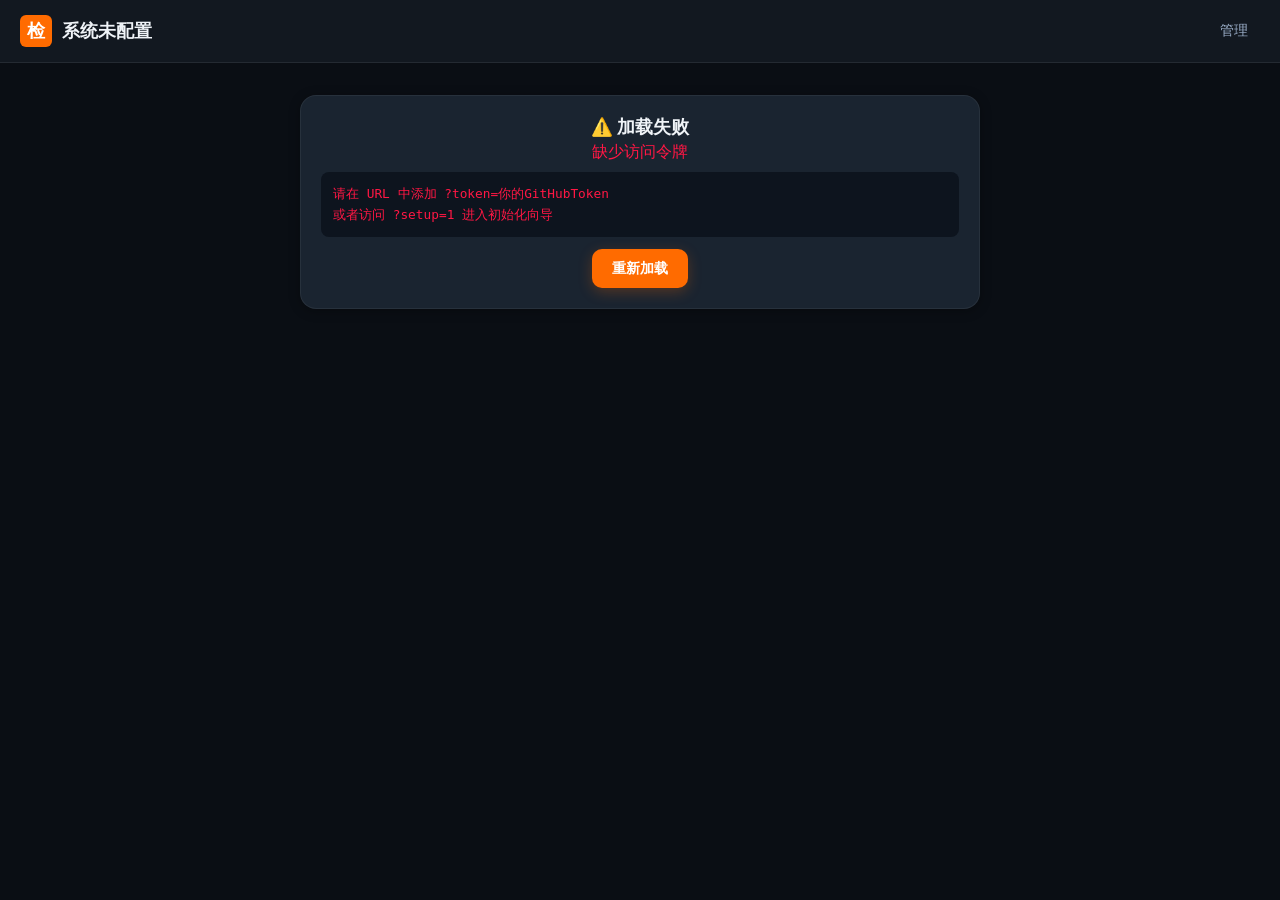
<file: index.html>
<!DOCTYPE html>
<html lang="zh-CN">
<head>
<meta charset="UTF-8">
<meta http-equiv="Content-Type" content="text/html; charset=UTF-8">
<meta name="viewport" content="width=device-width, initial-scale=1.0, maximum-scale=1.0, user-scalable=no">
<meta name="theme-color" content="#0a0e14">
<title>施工现场安全质量巡检</title>
<link rel="stylesheet" href="assets/css/style.css">
<style>
  .form-progress { display: flex; gap: 4px; margin-bottom: 20px; }
  .form-progress .dot { flex:1; height:3px; border-radius:2px; background:var(--border-primary); }
  .form-progress .dot.active { background:var(--accent); }
  .success-screen { text-align:center; padding:40px 20px; }
  .success-screen .icon { font-size:4rem; margin-bottom:16px; }
  .success-screen h2 { margin-bottom:8px; }
  .success-screen p { color:var(--text-secondary); font-size:0.9rem; margin-bottom:20px; }
  .hidden-works-container { margin-bottom:12px; }
  .conclusion-select { min-width:120px; }
  .submit-area { margin-top:24px; padding-top:16px; border-top:1px solid var(--border-primary); }
  .submit-area .hint { font-size:0.78rem; color:var(--text-muted); text-align:center; margin-top:8px; }
  .photo-count { font-size:0.78rem; color:var(--text-muted); }
  .error-display { color:var(--danger); padding:20px; text-align:center; }
  .error-display pre { background:var(--bg-input); padding:12px; border-radius:8px; font-size:0.8rem; text-align:left; overflow-x:auto; margin-top:8px; }
  .hw-photos-grid { display:grid; grid-template-columns:repeat(3,1fr); gap:4px; margin-bottom:8px; }
  .hw-photos-grid .photo-item { aspect-ratio:1; border-radius:6px; overflow:hidden; background:var(--bg-input); border:1px solid var(--border-primary); }
  .hw-photos-grid .photo-item img { width:100%; height:100%; object-fit:cover; }
</style>
</head>
<body>

<header class="app-header">
  <div class="logo">
    <div class="logo-icon">检</div>
    <span id="header-title">施工现场巡检</span>
  </div>
  <nav class="nav-links"><a href="admin.html">管理</a></nav>
</header>

<main class="app-main" id="app-content">
  <div class="loading"><div class="spinner"></div><span>加载中...</span></div>
</main>

<script src="assets/js/app.js"></script>
<script>
/* ============================================================
   DATA & RENDERER
   ============================================================ */
const ITEMS = {
  safety: ['临时用电','临边防护','灭火器','水枪水带','登高作业','动火作业','卫生情况'],
  process: ['轻钢龙骨','石膏板封板','防水施工','地砖施工','墙砖施工','一遍腻子','二遍腻子','腻子打磨','涂料施工','自流平','地板施工','户内门施工','墙布施工','橱柜施工','淋浴屏施工','台面施工','五金洁具施工'],
  tile: ['实测人','实测时间','墙地砖空鼓','高低差','垂直度','平整度','阴阳角'],
  putty: ['实测人','实测时间','顶棚极差','阴阳角','垂直度','平整度','三边两线','阴阳角直线度'],
  hw: [
    { name:'轻钢龙骨隐蔽验收', id:'hw1' },
    { name:'厨卫间防水切片验收', id:'hw2' },
    { name:'厨卫间蓄水验收', id:'hw3' },
    { name:'墙布基层验收', id:'hw4' }
  ]
};

function esc(s) { if(!s)return ''; var d=document.createElement('div'); d.textContent=s; return d.innerHTML; }

function renderForm() {
  function multiRow(items) {
    return items.map(function(it) {
      var ph = (it==='实测时间')?'如：2026-05-10':(it==='实测人')?'填写姓名':'如：100%';
      return '<div class="multi-row-item"><label class="item-label">'+esc(it)+'</label><input type="text" class="form-input" data-key="'+esc(it)+'" placeholder="'+ph+'"></div>';
    }).join('');
  }
  function hiddenWorks() {
    return '<div class="sub-group-grid">'+
      ITEMS.hw.map(function(hw){
        return '<div class="inspection-group" data-hw="'+hw.id+'"><h4>'+esc(hw.name)+'</h4>'+
          '<div class="form-group"><label class="form-label">验收人</label><input type="text" class="form-input" data-hw-field="inspector" placeholder="验收人姓名"></div>'+
          '<div class="form-group"><label class="form-label">验收结论</label><select class="form-select conclusion-select" data-hw-field="conclusion"><option value="">请选择</option><option value="合格">合格</option><option value="不合格">不合格</option><option value="待整改">待整改</option></select></div>'+
          '<div class="form-group"><label class="form-label">验收照片</label><div class="photo-upload"><div class="hw-photos-grid" id="hw-grid-'+hw.id+'"></div>'+
          '<button type="button" class="btn btn-secondary btn-sm btn-block hw-photo-btn" data-hw-id="'+hw.id+'">📸 拍照</button>'+
          '<input type="file" accept="image/*" capture="environment" style="display:none" class="hw-photos-input" data-hw-input="'+hw.id+'"></div></div></div>';
      }).join('')+'</div>';
  }
  return '<form id="inspection-form" novalidate>'+
    '<div class="form-progress" id="form-progress"></div>'+

    '<div class="card" data-group="1"><div class="card-header"><div class="card-title">📋 基本信息</div></div>'+
    '<div class="form-group"><label class="form-label">楼号 <span class="required">*</span></label><input type="text" class="form-input" id="field-building" placeholder="如：16" required></div>'+
    '<div class="form-group"><label class="form-label">房号 <span class="required">*</span></label><input type="text" class="form-input" id="field-unit" placeholder="如：301" required></div>'+
    '<div class="form-group"><label class="form-label">巡查时间 <span class="required">*</span></label><input type="datetime-local" class="form-input" id="field-inspection-time" required></div></div>'+

    '<div class="card" data-group="2"><div class="card-header"><div class="card-title">🛡️ 现场安全文明巡查</div></div><p style="color:var(--text-muted);font-size:0.82rem;margin-bottom:12px;">有问题写问题，无问题写"无"</p><div class="multi-row" id="safety-container">'+multiRow(ITEMS.safety)+'</div></div>'+

    '<div class="card" data-group="3"><div class="card-header"><div class="card-title">🔧 工序完成情况</div></div><p style="color:var(--text-muted);font-size:0.82rem;margin-bottom:12px;">按百分比填写完成情况</p><div class="multi-row" id="process-container">'+multiRow(ITEMS.process)+'</div></div>'+

    '<div class="card" data-group="4"><div class="card-header"><div class="card-title">🔍 隐蔽验收</div></div><div class="hidden-works-container" id="hidden-works-container">'+hiddenWorks()+'</div></div>'+

    '<div class="card" data-group="5"><div class="card-header"><div class="card-title">📸 现场巡检照片</div></div><p style="color:var(--text-muted);font-size:0.82rem;margin-bottom:8px;">验收情况拍照上传</p><div class="photo-upload"><div class="photo-grid" id="site-photos-grid"></div>'+
    '<button type="button" class="btn btn-secondary btn-sm btn-block" id="site-photos-add">📸 添加照片</button>'+
    '<input type="file" accept="image/*" capture="environment" style="display:none" id="site-photos-input" multiple><div class="photo-count" id="site-photos-count" style="margin-top:6px;"></div></div></div>'+

    '<div class="card" data-group="6"><div class="card-header"><div class="card-title">📏 墙地砖空鼓实测</div></div><p style="color:var(--text-muted);font-size:0.82rem;margin-bottom:12px;">按合格率填写</p><div class="multi-row" id="tile-container">'+multiRow(ITEMS.tile)+'</div></div>'+

    '<div class="card" data-group="7"><div class="card-header"><div class="card-title">📐 腻子面实测合格率</div></div><p style="color:var(--text-muted);font-size:0.82rem;margin-bottom:12px;">按合格率填写</p><div class="multi-row" id="putty-container">'+multiRow(ITEMS.putty)+'</div></div>'+

    '<div class="card" data-group="8"><div class="card-header"><div class="card-title">💧 卫生间完成面蓄水验收</div></div>'+
    '<div class="form-group"><label class="form-label">验收人</label><input type="text" class="form-input" id="bathroom-inspector" placeholder="验收人姓名"></div>'+
    '<div class="form-group"><label class="form-label">验收结论</label><select class="form-select" id="bathroom-conclusion"><option value="">请选择</option><option value="合格">合格</option><option value="不合格">不合格</option><option value="待整改">待整改</option></select></div>'+
    '<div class="form-group"><label class="form-label">验收照片</label><div class="photo-upload"><div class="photo-grid" id="bathroom-photos-grid"></div>'+
    '<button type="button" class="btn btn-secondary btn-sm btn-block" id="bathroom-photos-add">📸 拍照</button>'+
    '<input type="file" accept="image/*" capture="environment" style="display:none" id="bathroom-photos-input"></div></div></div>'+

    '<div class="card submit-area"><button type="submit" class="btn btn-primary btn-lg btn-block" id="submit-btn">✅ 提交巡检记录</button><div class="hint">提交后数据将自动保存至云端，不可撤回</div></div>'+
  '</form>';
}

/* ============================================================
   BOOT - simplified
   ============================================================ */
(function() {
  var mainEl = document.getElementById('app-content');
  var headerEl = document.getElementById('header-title');

  function showError(msg, detail) {
    mainEl.innerHTML = '<div class="card error-display"><h3>⚠️ 加载失败</h3><p>'+esc(msg)+'</p>'+(detail?'<pre>'+esc(detail)+'</pre>':'')+'<button class="btn btn-primary" onclick="location.reload()" style="margin-top:12px;">重新加载</button></div>';
  }

  // Read token from URL
  var params = new URLSearchParams(window.location.search);
  var urlToken = params.get('token');

  // Start initialization
  (async function() {
    try {
      // Step 1: Initialize App to get config from repo
      var app = new App();
      var config = await app.init();

      // Step 2: If no token in config, set from URL params
      if (!config || !config.token || config.token === 'YOUR_GITHUB_TOKEN_HERE') {
        if (urlToken) {
          config = config || {};
          config.token = urlToken;
          if (!config.repo) config.repo = 'hymanluo1978/inspection-system';
          // Re-init storage with real token
          app.config = config;
          app.storage = new GithubStorage(config.token, config.repo, 'main');
          app.configMgr = new ConfigManager(app.storage);
          app.dataMgr = new DataManager(app.storage);
          app.imageUploader = new ImageUploader(app.storage);
        } else if (params.get('setup') === '1') {
          // Launch setup wizard
          if (headerEl) headerEl.textContent = '系统初始化';
          var setup = new SetupHandler(app);
          await setup.run();
          return;
        } else {
          showError('缺少访问令牌', '请在 URL 中添加 ?token=你的GitHubToken\n或者访问 ?setup=1 进入初始化向导');
          if(headerEl) headerEl.textContent = '系统未配置';
          return;
        }
      }

      // Step 3: Check redirect
      if (config.redirectEnabled && config.redirectUrl) {
        window.location.href = config.redirectUrl;
        return;
      }

      // Step 4: Check form enabled
      if (config.formEnabled === false) {
        mainEl.innerHTML = '<div class="card" style="text-align:center;padding:40px;"><div style="font-size:3rem;margin-bottom:12px;">📋</div><h2>表单已暂停</h2><p style="color:var(--text-secondary);margin-top:8px;">管理员已暂停此表单，请稍后再试。</p></div>';
        return;
      }

      // Step 4.5: Quick connectivity check
      try {
        var userUrl = 'https://api.github.com/user';
        await fetch(userUrl, {
          headers: { 'Authorization': 'Bearer ' + config.token, 'Accept': 'application/vnd.github.v3+json' }
        });
      } catch(_connErr) {
        showError('无法连接 GitHub API', '请检查网络连接或 Token 是否有效。\n如果在中国大陆，可能需要配置代理或使用镜像。');
        return;
      }

      // Step 5: Render form
      if (headerEl) headerEl.textContent = config.siteName || '施工现场巡检';
      mainEl.innerHTML = renderForm();

      // Set default time
      var now = new Date();
      var localISO = new Date(now.getTime() - now.getTimezoneOffset() * 60000).toISOString().slice(0, 16);
      var timeField = document.getElementById('field-inspection-time');
      if (timeField) timeField.value = localISO;

      // Step 6: Wire up photo buttons
      var photoState = {
        sitePhotos: [],
        bathroomPhotos: [],
        hiddenPhotos: { hw1:[], hw2:[], hw3:[], hw4:[] },
        submitting: false
      };

      function wirePhotoAdd(btnId, inputId) {
        var btn = document.getElementById(btnId);
        var input = document.getElementById(inputId);
        if (!btn || !input) return;
        btn.addEventListener('click', function() { input.click(); });
      }
      wirePhotoAdd('site-photos-add', 'site-photos-input');
      wirePhotoAdd('bathroom-photos-add', 'bathroom-photos-input');

      // Hidden works photo
      document.querySelectorAll('.hw-photo-btn').forEach(function(btn) {
        btn.addEventListener('click', function() {
          var hwId = btn.getAttribute('data-hw-id');
          var inp = document.querySelector('.hw-photos-input[data-hw-input="'+hwId+'"]');
          if (inp) inp.click();
        });
      });

      function setupPhotoInput(inputId, gridId, countId, stateArr) {
        var input = typeof inputId === 'string' ? document.getElementById(inputId) : inputId;
        var grid = document.getElementById(gridId);
        if (!input) return;
        input.addEventListener('change', function() {
          var files = Array.from(input.files);
          if (!files.length) return;
          files.forEach(function(f) { stateArr.push(f); });
          if (grid) {
            files.forEach(function(f) {
              var r = new FileReader();
              r.onload = function(e) {
                var item = document.createElement('div');
                item.className = 'photo-item';
                item.innerHTML = '<img src="'+e.target.result+'" alt="照片">';
                grid.appendChild(item);
              };
              r.readAsDataURL(f);
            });
          }
          if (countId) {
            document.getElementById(countId).textContent = '已选择 '+grid.querySelectorAll('.photo-item').length+' 张照片';
          }
          input.value = '';
        });
      }
      setupPhotoInput('site-photos-input', 'site-photos-grid', 'site-photos-count', photoState.sitePhotos);
      setupPhotoInput('bathroom-photos-input', 'bathroom-photos-grid', null, photoState.bathroomPhotos);
      document.querySelectorAll('.hw-photos-input').forEach(function(inp) {
        var hwId = inp.getAttribute('data-hw-input');
        setupPhotoInput(inp, 'hw-grid-'+hwId, null, photoState.hiddenPhotos[hwId]);
      });

      // Step 7: Form submit
      document.getElementById('inspection-form').addEventListener('submit', async function(e) {
        e.preventDefault();
        if (photoState.submitting) return;
        photoState.submitting = true;
        var btn = document.getElementById('submit-btn');
        btn.disabled = true;
        btn.innerHTML = '提交中...';

        try {
          var building = (document.getElementById('field-building').value || '').trim();
          var unit = (document.getElementById('field-unit').value || '').trim();
          var inspTime = document.getElementById('field-inspection-time').value;

          // Field validation with visual feedback
          var errors = [];
          if (!building) { errors.push('楼号'); document.getElementById('field-building').style.borderColor = 'var(--danger)'; }
          else { document.getElementById('field-building').style.borderColor = ''; }
          if (!unit) { errors.push('房号'); document.getElementById('field-unit').style.borderColor = 'var(--danger)'; }
          else { document.getElementById('field-unit').style.borderColor = ''; }
          if (!inspTime) { errors.push('巡查时间'); document.getElementById('field-inspection-time').style.borderColor = 'var(--danger)'; }
          else { document.getElementById('field-inspection-time').style.borderColor = ''; }
          if (errors.length) { UI.toast('请填写：'+errors.join('、'),'error'); throw Error('stop'); }

          // Gather data
          function gatherMulti(containerId) {
            var data = {};
            var el = document.getElementById(containerId);
            if (!el) return data;
            el.querySelectorAll('[data-key]').forEach(function(inp) {
              data[inp.getAttribute('data-key')] = inp.value.trim();
            });
            return data;
          }
          var safetyData = gatherMulti('safety-container');
          var processData = gatherMulti('process-container');
          var tileData = gatherMulti('tile-container');
          var puttyData = gatherMulti('putty-container');

          var hiddenData = [];
          document.querySelectorAll('[data-hw]').forEach(function(grp) {
            var hwId = grp.getAttribute('data-hw');
            hiddenData.push({
              name: (grp.querySelector('h4')||{}).textContent || '',
              inspector: (grp.querySelector('[data-hw-field="inspector"]')||{}).value || '',
              conclusion: (grp.querySelector('[data-hw-field="conclusion"]')||{}).value || '',
              hwId: hwId
            });
          });

          var bInspector = (document.getElementById('bathroom-inspector')||{}).value || '';
          var bConclusion = (document.getElementById('bathroom-conclusion')||{}).value || '';

          // Upload images
          UI.toast('正在上传照片...', 'info');
          var up = app.imageUploader;
          var uw = config.uploadCompressWidth || 1200;
          var uq = config.uploadQuality || 0.75;
          var siteRes = photoState.sitePhotos.length ? await up.uploadImages(photoState.sitePhotos, uw, uq) : [];
          var bathRes = photoState.bathroomPhotos.length ? await up.uploadImages(photoState.bathroomPhotos, uw, uq) : [];
          var hiddenRes = {};
          for (var hwId in photoState.hiddenPhotos) {
            hiddenRes[hwId] = photoState.hiddenPhotos[hwId].length
              ? (await up.uploadImages(photoState.hiddenPhotos[hwId], uw, uq)).map(function(r){return r.path;})
              : [];
          }

          UI.toast('正在保存数据...', 'info');
          var sub = {
            basicInfo: { building:building, unit:unit, inspectionTime:inspTime },
            safetyInspection: safetyData,
            processCompletion: processData,
            hiddenWorks: hiddenData.map(function(h){ return { name:h.name, inspector:h.inspector, conclusion:h.conclusion, photos:hiddenRes[h.hwId]||[] }; }),
            sitePhotos: siteRes.map(function(r){return r.path;}),
            tileMeasurement: tileData,
            puttyMeasurement: puttyData,
            bathroomTest: { inspector:bInspector, conclusion:bConclusion, photos:bathRes.map(function(r){return r.path;}) }
          };

          var result = await app.dataMgr.saveSubmission(sub);
          mainEl.innerHTML = '<div class="card success-screen"><div class="icon">✅</div><h2>提交成功！</h2><p>巡检记录已保存至云端</p><div style="font-family:var(--font-mono);color:var(--accent);font-size:0.85rem;margin-bottom:16px;">记录编号: '+esc(result.id)+'</div><button class="btn btn-primary" onclick="location.reload()">继续填写</button></div>';
          UI.toast('提交成功！', 'success');
        } catch(e) {
          if (e.message !== 'stop') UI.toast(e.message||'提交失败','error');
          btn.disabled = false;
          btn.textContent = '✅ 提交巡检记录';
        } finally {
          photoState.submitting = false;
        }
      });

      // Progress dots
      (function updateProgress() {
        var groups = document.querySelectorAll('[data-group]');
        var dots = document.getElementById('form-progress');
        if (!dots || !groups.length) return;
        if (!dots.children.length) { groups.forEach(function(){ var d=document.createElement('div'); d.className='dot'; dots.appendChild(d); }); }
        var st = window.scrollY + window.innerHeight/2;
        groups.forEach(function(g,i){
          var t = g.getBoundingClientRect().top + window.scrollY;
          dots.children[i].className = st >= t ? 'dot active' : 'dot';
        });
      })();
      window.addEventListener('scroll', function(){
        var groups = document.querySelectorAll('[data-group]');
        var dots = document.getElementById('form-progress');
        if (!dots || !groups.length) return;
        var st = window.scrollY + window.innerHeight/2;
        groups.forEach(function(g,i){
          var t = g.getBoundingClientRect().top + window.scrollY;
          dots.children[i].className = st >= t ? 'dot active' : 'dot';
        });
      });

      console.log('✅ 巡检表单加载成功');

    } catch(e) {
      console.error('❌ 初始化失败:', e);
      showError('系统初始化失败: '+e.message, e.stack);
    }
  })();
})();
</script>
</body>
</html>
</file>
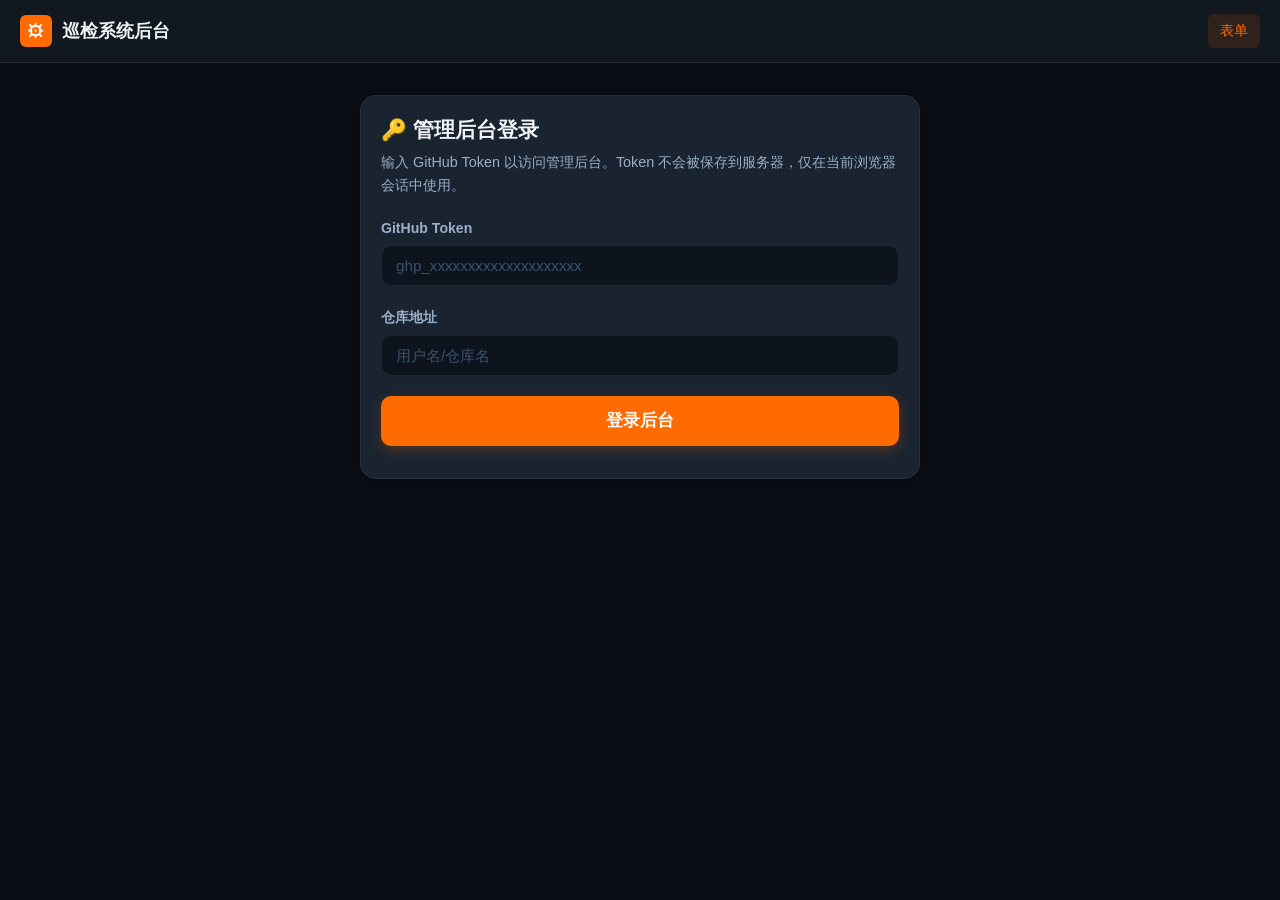
<file: admin.html>
<!DOCTYPE html>
<html lang="zh-CN">
<head>
<meta charset="UTF-8">
<meta http-equiv="Content-Type" content="text/html; charset=UTF-8">
<meta name="viewport" content="width=device-width, initial-scale=1.0, maximum-scale=1.0, user-scalable=no">
<meta name="theme-color" content="#0a0e14">
<title>巡检系统管理后台</title>
<link rel="stylesheet" href="assets/css/style.css">
<style>
  .admin-tabs { display:flex; gap:4px; margin-bottom:20px; background:var(--bg-secondary); border-radius:var(--radius-md); padding:4px; }
  .admin-tabs .tab { flex:1; padding:8px 12px; text-align:center; border-radius:var(--radius-sm); cursor:pointer; font-size:0.85rem; font-weight:600; color:var(--text-muted); transition:all var(--transition-fast); border:none; background:none; font-family:var(--font-body); }
  .admin-tabs .tab.active { background:var(--accent-dim); color:var(--accent); }
  .admin-tabs .tab:hover:not(.active) { color:var(--text-secondary); }
  .tab-content { display:none; }
  .tab-content.active { display:block; }
  .toolbar { display:flex; gap:8px; flex-wrap:wrap; margin-bottom:16px; align-items:center; }
  .toolbar .spacer { flex:1; }
  .search-input { max-width:240px; }
  .record-summary { cursor:pointer; transition:background var(--transition-fast); }
  .record-summary:hover { background:var(--bg-card-hover); }
  .img-thumb { width:32px; height:32px; object-fit:cover; border-radius:4px; cursor:pointer; }
  .config-section { margin-bottom:24px; padding-bottom:16px; border-bottom:1px solid var(--border-card); }
  .config-section:last-child { border-bottom:none; margin-bottom:0; padding-bottom:0; }
  .config-section h3 { margin-bottom:12px; color:var(--accent); }
  .qr-preview { display:flex; flex-direction:column; align-items:center; gap:12px; padding:20px; background:var(--bg-secondary); border-radius:var(--radius-md); }
  .qr-preview canvas { background:white; padding:12px; border-radius:var(--radius-sm); }
  .config-row { display:flex; align-items:center; gap:12px; margin-bottom:12px; }
  .config-row label { min-width:100px; font-weight:600; color:var(--text-secondary); font-size:0.88rem; }
  .config-row .form-input, .config-row .form-select { flex:1; }
  .admin-header-title { cursor:pointer; }
  @media (max-width:480px) {
    .toolbar { flex-direction:column; align-items:stretch; }
    .search-input { max-width:100%; }
    .data-table { font-size:0.72rem; }
    .data-table th, .data-table td { padding:6px 8px; }
    .config-row { flex-direction:column; align-items:stretch; }
    .config-row label { min-width:auto; }
  }
</style>
</head>
<body>

<header class="app-header">
  <div class="logo">
    <div class="logo-icon">⚙</div>
    <span>巡检系统后台</span>
  </div>
  <nav class="nav-links">
    <a href="index.html" class="active">表单</a>
  </nav>
</header>

<main class="app-main" id="app-content">
  <div class="loading"><div class="spinner"></div><span>加载中...</span></div>
</main>

<!-- ====== TEMPLATES ====== -->
<template id="template-setup">
  <div class="setup-wizard" style="max-width:560px;margin:0 auto;">
    <div class="card">
      <h2>🔑 管理后台登录</h2>
      <p style="color:var(--text-secondary);margin:8px 0 20px;font-size:0.9rem;">
        输入 GitHub Token 以访问管理后台。Token 不会被保存到服务器，仅在当前浏览器会话中使用。
      </p>
      <div class="config-group">
        <label>GitHub Token</label>
        <input type="password" class="form-input" id="login-token"
               placeholder="ghp_xxxxxxxxxxxxxxxxxxxx">
      </div>
      <div class="config-group">
        <label>仓库地址</label>
        <input type="text" class="form-input" id="login-repo"
               placeholder="用户名/仓库名">
      </div>
      <button class="btn btn-primary btn-lg btn-block" id="login-btn">登录后台</button>
      <div id="login-status" style="margin-top:12px;"></div>
    </div>
  </div>
</template>

<template id="template-admin">
  <!-- Tabs -->
  <div class="admin-tabs" id="admin-tabs">
    <button class="tab active" data-tab="records">📋 巡检记录</button>
    <button class="tab" data-tab="photos">📸 照片墙</button>
    <button class="tab" data-tab="config">⚙️ 活码配置</button>
    <button class="tab" data-tab="settings">🔧 系统设置</button>
  </div>

  <!-- Stats -->
  <div class="stats-grid" id="stats-grid">
    <div class="stat-card"><div class="stat-value" id="stat-total">-</div><div class="stat-label">总记录数</div></div>
    <div class="stat-card"><div class="stat-value" id="stat-today">-</div><div class="stat-label">今日提交</div></div>
    <div class="stat-card"><div class="stat-value" id="stat-photos">-</div><div class="stat-label">照片总数</div></div>
    <div class="stat-card"><div class="stat-value" id="stat-buildings">-</div><div class="stat-label">涉及楼栋</div></div>
  </div>

  <!-- TAB: Records -->
  <div class="tab-content active" id="tab-records">
    <div class="toolbar">
      <input type="text" class="form-input search-input" id="search-input"
             placeholder="搜索楼号/房号...">
      <div class="spacer"></div>
      <button class="btn btn-secondary btn-sm" id="refresh-btn">🔄 刷新</button>
      <button class="btn btn-success btn-sm" id="export-btn">📥 导出Excel</button>
      <button class="btn btn-danger btn-sm" id="clear-btn" style="display:none;">🗑 清理</button>
    </div>
    <div class="card">
      <div class="data-table-wrap">
        <table class="data-table" id="records-table">
          <thead>
            <tr>
              <th>编号</th>
              <th>时间</th>
              <th>楼号</th>
              <th>房号</th>
              <th>巡查时间</th>
              <th>照片</th>
              <th>操作</th>
            </tr>
          </thead>
          <tbody id="records-body">
            <tr><td colspan="7" style="text-align:center;color:var(--text-muted);padding:24px;">暂无数据</td></tr>
          </tbody>
        </table>
      </div>
      <div class="pagination" id="pagination">
        <button class="btn btn-ghost btn-sm" id="page-prev" disabled>← 上一页</button>
        <span class="page-info" id="page-info">第 1 页</span>
        <button class="btn btn-ghost btn-sm" id="page-next">下一页 →</button>
      </div>
    </div>
  </div>

  <!-- TAB: Photos -->
  <div class="tab-content" id="tab-photos">
    <div class="card">
      <div class="photo-grid" id="photos-wall" style="grid-template-columns:repeat(auto-fill,minmax(100px,1fr));">
        <div class="empty-state" id="photos-empty">
          <div class="icon">📸</div>
          <h3>暂无照片</h3>
          <p>提交巡检记录时将自动上传照片</p>
        </div>
      </div>
    </div>
  </div>

  <!-- TAB: Live QR Config -->
  <div class="tab-content" id="tab-config">
    <div class="card">
      <h3 style="margin-bottom:16px;">📱 活码配置</h3>
      <p style="color:var(--text-secondary);font-size:0.88rem;margin-bottom:20px;">
        活码功能：二维码一旦生成永久不变，通过后台修改跳转目标即可更新内容。
      </p>

      <div class="config-section">
        <h3>跳转设置</h3>
        <div class="config-row">
          <label>启用跳转</label>
          <div class="toggle">
            <input type="checkbox" id="config-redirect-enabled">
            <div class="track"></div>
          </div>
        </div>
        <div class="config-row">
          <label>跳转URL</label>
          <input type="url" class="form-input" id="config-redirect-url"
                 placeholder="https://example.com/new-form">
        </div>
        <div class="form-hint" style="margin-top:-8px;margin-bottom:12px;">
          启用后，扫码将自动跳转到此地址。关闭则显示默认表单。
        </div>
      </div>

      <div class="config-section">
        <h3>表单控制</h3>
        <div class="config-row">
          <label>启用表单</label>
          <div class="toggle">
            <input type="checkbox" id="config-form-enabled">
            <div class="track"></div>
          </div>
        </div>
        <div class="form-hint" style="margin-top:-8px;margin-bottom:12px;">
          关闭后扫码将显示"表单已暂停"，适用于非工作时间。
        </div>
        <div class="config-row">
          <label>表单标题</label>
          <input type="text" class="form-input" id="config-form-title"
                 placeholder="施工现场安全质量巡检表">
        </div>
        <div class="config-row">
          <label>站点名称</label>
          <input type="text" class="form-input" id="config-site-name"
                 placeholder="施工现场巡检系统">
        </div>
      </div>

      <div class="config-section">
        <h3>二维码</h3>
        <div class="qr-preview" id="qr-preview">
          <div id="qr-canvas"></div>
          <div class="qr-url" id="qr-url"></div>
          <button class="btn btn-secondary btn-sm" id="qr-copy-btn">📋 复制链接</button>
        </div>
      </div>

      <button class="btn btn-primary btn-lg btn-block" id="config-save-btn"
              style="margin-top:16px;">💾 保存配置</button>
    </div>
  </div>

  <!-- TAB: System Settings -->
  <div class="tab-content" id="tab-settings">
    <div class="card">
      <h3 style="margin-bottom:16px;">🔧 系统设置</h3>

      <div class="config-section">
        <h3>GitHub 连接</h3>
        <div class="config-row">
          <label>仓库</label>
          <input type="text" class="form-input" id="settings-repo" placeholder="用户名/仓库名" readonly style="background:var(--bg-card);">
        </div>
        <div class="config-row">
          <label>分支</label>
          <input type="text" class="form-input" id="settings-branch" placeholder="main" readonly style="background:var(--bg-card);">
        </div>
      </div>

      <div class="config-section">
        <h3>图片设置</h3>
        <div class="config-row">
          <label>压缩宽度</label>
          <input type="number" class="form-input" id="settings-compress-width" min="400" max="2400" value="1200">
        </div>
        <div class="config-row">
          <label>压缩质量</label>
          <select class="form-select" id="settings-quality">
            <option value="0.5">50% - 最小文件</option>
            <option value="0.75" selected>75% - 推荐</option>
            <option value="0.9">90% - 高质量</option>
            <option value="1">100% - 原图质量</option>
          </select>
        </div>
        <div class="form-hint">降低质量可减少上传时间，建议 75%</div>
      </div>

      <button class="btn btn-primary" id="settings-save-btn">💾 保存设置</button>
    </div>
  </div>
</template>

<template id="template-record-detail">
  <div class="record-detail" id="record-detail-modal">
    <h3>📋 巡检记录详情</h3>
    <div id="detail-content"></div>
    <button class="btn btn-secondary btn-block" style="margin-top:16px;" onclick="this.closest('.record-detail').closest('.modal-overlay').classList.remove('active')">关闭</button>
  </div>
</template>

<script src="assets/js/app.js"></script>
<script>
/* ============================================================
   ADMIN CONTROLLER
   ============================================================ */
class AdminController {
  constructor() {
    this.app = null;
    this.storage = null;
    this.dataMgr = null;
    this.imageUploader = null;
    this.configMgr = null;
    this.submissions = [];
    this.pageSize = 20;
    this.currentPage = 1;
    this.searchQuery = '';
  }

  async init() {
    // Try to load config from settings.json
    const app = new App();
    const config = await app.init();

    if (!config || !config.token || config.token === 'YOUR_GITHUB_TOKEN_HERE' || !config.repo) {
      // Show login
      const container = document.getElementById('app-content');
      container.innerHTML = document.getElementById('template-setup').innerHTML;
      this._setupLogin();
      return;
    }

    this.app = app;
    this.storage = app.storage;
    this.dataMgr = app.dataMgr;
    this.imageUploader = app.imageUploader;
    this.configMgr = app.configMgr;

    // Load admin panel
    const container = document.getElementById('app-content');
    container.innerHTML = document.getElementById('template-admin').innerHTML;

    this._setupTabs();
    this._setupEventHandlers();
    await this._loadData();
    this._setupConfig();
  }

  _setupLogin() {
    // Auto-fill repo from URL if on GitHub Pages
    const app = new App();
    const pageInfo = app.detectRepoInfo();
    if (pageInfo.repo) {
      document.getElementById('login-repo').value = pageInfo.repo;
    }

    document.getElementById('login-btn').addEventListener('click', async () => {
      const token = document.getElementById('login-token').value.trim();
      const repo = document.getElementById('login-repo').value.trim();
      const status = document.getElementById('login-status');

      if (!token || !repo) {
        UI.toast('请填写 Token 和仓库地址', 'error');
        return;
      }

      status.innerHTML = '<div class="loading"><div class="spinner"></div><span>验证中...</span></div>';

      try {
        // Try to read config to verify
        const storage = new GithubStorage(token, repo, 'main');
        const configFile = await storage.readFile('config/settings.json');

        if (configFile) {
          // Config exists, use it
          const config = JSON.parse(configFile.content);
          // Update token in case it changed
          config.token = token;
          this.app = new App();
          this.app.config = config;
          this.app.storage = storage;
          this.app.configMgr = new ConfigManager(storage);
          this.app.dataMgr = new DataManager(storage);
          this.app.imageUploader = new ImageUploader(storage);

          this.storage = storage;
          this.dataMgr = this.app.dataMgr;
          this.imageUploader = this.app.imageUploader;
          this.configMgr = this.app.configMgr;

          // Load admin
          const container = document.getElementById('app-content');
          container.innerHTML = document.getElementById('template-admin').innerHTML;
          this._setupTabs();
          this._setupEventHandlers();
          await this._loadData();
          this._setupConfig();

          UI.toast('登录成功', 'success');
        } else {
          // No config found, try to init
          status.innerHTML = '<div class="alert alert-warning">⚠️ 未找到配置，请先从首页初始化</div>';
        }
      } catch (e) {
        status.innerHTML = `<div class="alert alert-danger">❌ ${UI.escape(e.message)}</div>`;
        UI.toast('验证失败', 'error');
      }
    });
  }

  _setupTabs() {
    document.querySelectorAll('.admin-tabs .tab').forEach(tab => {
      tab.addEventListener('click', () => {
        document.querySelectorAll('.admin-tabs .tab').forEach(t => t.classList.remove('active'));
        document.querySelectorAll('.tab-content').forEach(t => t.classList.remove('active'));

        tab.classList.add('active');
        const tabId = tab.dataset.tab;
        const content = document.getElementById(`tab-${tabId}`);
        if (content) {
          content.classList.add('active');
          if (tabId === 'photos') this._renderPhotos();
          if (tabId === 'config') this._renderQR();
        }
      });
    });
  }

  _setupEventHandlers() {
    document.getElementById('refresh-btn').addEventListener('click', () => this._loadData());
    document.getElementById('export-btn').addEventListener('click', () => this._exportExcel());
    document.getElementById('search-input').addEventListener('input', (e) => {
      this.searchQuery = e.target.value;
      this.currentPage = 1;
      this._renderTable();
    });
    document.getElementById('page-prev').addEventListener('click', () => {
      if (this.currentPage > 1) { this.currentPage--; this._renderTable(); }
    });
    document.getElementById('page-next').addEventListener('click', () => {
      const maxPage = Math.ceil(this._getFilteredData().length / this.pageSize);
      if (this.currentPage < maxPage) { this.currentPage++; this._renderTable(); }
    });
    document.getElementById('config-save-btn').addEventListener('click', () => this._saveConfig());
    document.getElementById('settings-save-btn').addEventListener('click', () => this._saveSettings());
    document.getElementById('qr-copy-btn').addEventListener('click', () => {
      UI.copy(window.location.origin + window.location.pathname.replace('/admin.html', '/index.html'));
    });
  }

  async _loadData() {
    try {
      UI.showLoading('records-body', '加载中...');

      this.submissions = await this.dataMgr.loadAllSubmissions();

      this._updateStats();
      this._renderTable();
    } catch (e) {
      document.getElementById('records-body').innerHTML =
        `<tr><td colspan="7" style="text-align:center;padding:24px;color:var(--danger);">
          ❌ 加载失败: ${UI.escape(e.message)}
        </td></tr>`;
      UI.toast('加载数据失败: ' + e.message, 'error');
    }
  }

  _getFilteredData() {
    if (!this.searchQuery) return this.submissions;
    const q = this.searchQuery.toLowerCase();
    return this.submissions.filter(s => {
      const b = (s.basicInfo?.building || '').toLowerCase();
      const u = (s.basicInfo?.unit || '').toLowerCase();
      return b.includes(q) || u.includes(q) || (b + u).includes(q);
    });
  }

  _updateStats() {
    document.getElementById('stat-total').textContent = this.submissions.length;

    const today = new Date();
    const todayStr = today.toISOString().slice(0, 10);
    const todayCount = this.submissions.filter(s => {
      const d = s._savedAt || '';
      return d.slice(0, 10) === todayStr;
    }).length;
    document.getElementById('stat-today').textContent = todayCount;

    // Count photos
    let photoCount = 0;
    this.submissions.forEach(s => {
      if (s.sitePhotos) photoCount += s.sitePhotos.length;
      if (s.hiddenWorks) s.hiddenWorks.forEach(h => { if (h.photos) photoCount += h.photos.length; });
      if (s.bathroomTest?.photos) photoCount += s.bathroomTest.photos.length;
    });
    document.getElementById('stat-photos').textContent = photoCount;

    // Unique buildings
    const buildings = new Set(this.submissions.map(s => s.basicInfo?.building || '').filter(Boolean));
    document.getElementById('stat-buildings').textContent = buildings.size;
  }

  _renderTable() {
    const filtered = this._getFilteredData();
    const maxPage = Math.ceil(filtered.length / this.pageSize) || 1;
    if (this.currentPage > maxPage) this.currentPage = maxPage;

    const start = (this.currentPage - 1) * this.pageSize;
    const pageData = filtered.slice(start, start + this.pageSize);

    const tbody = document.getElementById('records-body');

    if (pageData.length === 0) {
      tbody.innerHTML = `<tr><td colspan="7" style="text-align:center;padding:24px;color:var(--text-muted);">
        ${this.searchQuery ? '未找到匹配记录' : '暂无数据'}
      </td></tr>`;
    } else {
      tbody.innerHTML = pageData.map(s => {
        const photoCount = (s.sitePhotos?.length || 0) +
          (s.hiddenWorks?.reduce((a, h) => a + (h.photos?.length || 0), 0) || 0) +
          (s.bathroomTest?.photos?.length || 0);

        return `<tr class="record-summary" data-id="${UI.escape(s.id)}">
          <td><span class="record-id">${UI.escape(s.id)}</span></td>
          <td style="white-space:nowrap;">${UI.formatDate(s._savedAt)}</td>
          <td>${UI.escape(s.basicInfo?.building || '-')}</td>
          <td>${UI.escape(s.basicInfo?.unit || '-')}</td>
          <td style="white-space:nowrap;">${UI.escape(s.basicInfo?.inspectionTime || '-')}</td>
          <td>${photoCount > 0 ? '📷' + photoCount : '-'}</td>
          <td><button class="btn btn-ghost btn-sm view-record" data-id="${UI.escape(s.id)}">查看</button></td>
        </tr>`;
      });

      // View record handler
      tbody.querySelectorAll('.view-record').forEach(btn => {
        btn.addEventListener('click', (e) => {
          e.stopPropagation();
          const id = btn.dataset.id;
          const record = this.submissions.find(s => s.id === id);
          if (record) this._showRecordDetail(record);
        });
      });

      // Click row
      tbody.querySelectorAll('.record-summary').forEach(row => {
        row.addEventListener('click', () => {
          const id = row.dataset.id;
          const record = this.submissions.find(s => s.id === id);
          if (record) this._showRecordDetail(record);
        });
      });
    }

    // Pagination
    document.getElementById('page-info').textContent = `第 ${this.currentPage} / ${maxPage} 页`;
    document.getElementById('page-prev').disabled = this.currentPage <= 1;
    document.getElementById('page-next').disabled = this.currentPage >= maxPage;
  }

  _showRecordDetail(record) {
    // Build detail content
    const div = document.createElement('div');

    const addField = (label, value) => {
      if (value === undefined || value === null || value === '') return;
      div.innerHTML += `<div class="detail-field">
        <div class="field-label">${UI.escape(label)}</div>
        <div class="field-value">${UI.escape(String(value))}</div>
      </div>`;
    };

    addField('记录编号', record.id);
    addField('提交时间', UI.formatDate(record._savedAt));
    addField('楼号', record.basicInfo?.building);
    addField('房号', record.basicInfo?.unit);
    addField('巡查时间', record.basicInfo?.inspectionTime);

    // Safety
    if (record.safetyInspection) {
      div.innerHTML += '<div class="detail-field"><div class="field-label">安全巡查</div></div>';
      for (const [k, v] of Object.entries(record.safetyInspection)) {
        if (v) div.innerHTML += `<div style="margin-left:12px;font-size:0.85rem;color:var(--text-secondary);">${UI.escape(k)}: ${UI.escape(v)}</div>`;
      }
    }

    // Hidden works
    if (record.hiddenWorks && record.hiddenWorks.length > 0) {
      div.innerHTML += '<div class="detail-field" style="margin-top:8px;"><div class="field-label">隐蔽验收</div></div>';
      record.hiddenWorks.forEach(h => {
        div.innerHTML += `<div style="margin-left:12px;font-size:0.85rem;color:var(--text-secondary);margin-bottom:4px;">
          <strong>${UI.escape(h.name)}</strong> → ${UI.escape(h.conclusion || '-')} (${UI.escape(h.inspector || '-')})
        </div>`;
      });
    }

    // Photos grid
    const allPhotos = [
      ...(record.sitePhotos || []).map(p => ({ url: this.storage.getRawUrl(p), label: '现场照片' })),
      ...(record.bathroomTest?.photos || []).map(p => ({ url: this.storage.getRawUrl(p), label: '蓄水验收' })),
      ...(record.hiddenWorks || []).flatMap(h =>
        (h.photos || []).map(p => ({ url: this.storage.getRawUrl(p), label: h.name }))
      )
    ];

    if (allPhotos.length > 0) {
      div.innerHTML += '<div class="detail-field"><div class="field-label">照片 ('+allPhotos.length+')</div>';
      div.innerHTML += '<div class="detail-photos">';
      allPhotos.forEach(p => {
        div.innerHTML += `<img src="${UI.escape(p.url)}" alt="${UI.escape(p.label)}" onclick="AdminController.openPhoto('${UI.escape(p.url)}')">`;
      });
      div.innerHTML += '</div></div>';
    }

    // Measurements
    if (record.tileMeasurement) {
      div.innerHTML += '<div class="detail-field" style="margin-top:8px;"><div class="field-label">墙地砖空鼓实测</div></div>';
      for (const [k, v] of Object.entries(record.tileMeasurement)) {
        if (v) div.innerHTML += `<div style="margin-left:12px;font-size:0.85rem;color:var(--text-secondary);">${UI.escape(k)}: ${UI.escape(v)}</div>`;
      }
    }

    if (record.puttyMeasurement) {
      div.innerHTML += '<div class="detail-field" style="margin-top:8px;"><div class="field-label">腻子面实测合格率</div></div>';
      for (const [k, v] of Object.entries(record.puttyMeasurement)) {
        if (v) div.innerHTML += `<div style="margin-left:12px;font-size:0.85rem;color:var(--text-secondary);">${UI.escape(k)}: ${UI.escape(v)}</div>`;
      }
    }

    // Bathroom test
    if (record.bathroomTest?.inspector || record.bathroomTest?.conclusion) {
      div.innerHTML += '<div class="detail-field" style="margin-top:8px;"><div class="field-label">卫生间蓄水验收</div></div>';
      addField('验收人', record.bathroomTest.inspector);
      addField('验收结论', record.bathroomTest.conclusion);
    }

    // Show modal
    let overlay = document.querySelector('.modal-overlay');
    if (!overlay) {
      overlay = document.createElement('div');
      overlay.className = 'modal-overlay';
      document.body.appendChild(overlay);
    }
    overlay.innerHTML = document.getElementById('template-record-detail').innerHTML;
    overlay.querySelector('#detail-content').appendChild(div);
    overlay.classList.add('active');
    overlay.addEventListener('click', (e) => {
      if (e.target === overlay) overlay.classList.remove('active');
    });
  }

  static openPhoto(url) {
    let overlay = document.querySelector('.modal-overlay');
    if (!overlay) {
      overlay = document.createElement('div');
      overlay.className = 'modal-overlay';
      document.body.appendChild(overlay);
    }
    overlay.innerHTML = `<img src="${UI.escape(url)}" alt="照片" style="max-width:90vw;max-height:90vh;">`;
    overlay.classList.add('active');
    overlay.addEventListener('click', (e) => {
      if (e.target === overlay) overlay.classList.remove('active');
    });
  }

  async _renderPhotos() {
    const wall = document.getElementById('photos-wall');
    const empty = document.getElementById('photos-empty');

    // Collect all photos from all submissions
    const allPhotos = [];
    this.submissions.forEach(s => {
      (s.sitePhotos || []).forEach(p => {
        allPhotos.push({ url: this.storage.getRawUrl(p), label: `${s.basicInfo?.building || '?'}#${s.basicInfo?.unit || '?'}` });
      });
      (s.hiddenWorks || []).forEach(h => {
        (h.photos || []).forEach(p => {
          allPhotos.push({ url: this.storage.getRawUrl(p), label: `${h.name}` });
        });
      });
      (s.bathroomTest?.photos || []).forEach(p => {
        allPhotos.push({ url: this.storage.getRawUrl(p), label: '蓄水验收' });
      });
    });

    if (allPhotos.length === 0) {
      if (empty) empty.style.display = '';
      return;
    }

    if (empty) empty.style.display = 'none';

    wall.innerHTML = allPhotos.map(p =>
      `<div class="photo-item" onclick="AdminController.openPhoto('${UI.escape(p.url)}')">
        <img src="${UI.escape(p.url)}" alt="${UI.escape(p.label)}" loading="lazy">
      </div>`
    ).join('');
  }

  _setupConfig() {
    if (!this.app?.config) return;

    const config = this.app.config;
    document.getElementById('config-redirect-enabled').checked = config.redirectEnabled || false;
    document.getElementById('config-redirect-url').value = config.redirectUrl || '';
    document.getElementById('config-form-enabled').checked = config.formEnabled !== false;
    document.getElementById('config-form-title').value = config.formTitle || '';
    document.getElementById('config-site-name').value = config.siteName || '';

    // Settings tab
    document.getElementById('settings-repo').value = config.repo || '';
    document.getElementById('settings-branch').value = config.branch || 'main';
    document.getElementById('settings-compress-width').value = config.uploadCompressWidth || 1200;

    // Set quality
    const qSelect = document.getElementById('settings-quality');
    const q = config.uploadQuality || 0.75;
    for (const opt of qSelect.options) {
      if (parseFloat(opt.value) === q) { opt.selected = true; break; }
    }

    this._renderQR();
  }

  _renderQR() {
    const container = document.getElementById('qr-canvas');
    if (!container) return;

    const url = window.location.origin + window.location.pathname.replace('/admin.html', '/index.html');
    document.getElementById('qr-url').textContent = url;

    // Clear old
    container.innerHTML = '';

    // Use QR Server API as fallback, or try qrcodejs
    if (typeof QRCode !== 'undefined') {
      new QRCode(container, { text: url, width: 180, height: 180 });
    } else {
      // Load QRCode library
      const script = document.createElement('script');
      script.src = 'https://cdnjs.cloudflare.com/ajax/libs/qrcodejs/1.0.0/qrcode.min.js';
      script.onload = () => new QRCode(container, { text: url, width: 180, height: 180 });
      script.onerror = () => {
        // Fallback: use an API
        container.innerHTML = `<img src="https://api.qrserver.com/v1/create-qr-code/?size=180x180&data=${encodeURIComponent(url)}" alt="QR Code">`;
      };
      document.head.appendChild(script);
    }
  }

  async _saveConfig() {
    try {
      const config = this.app.config;
      config.redirectEnabled = document.getElementById('config-redirect-enabled').checked;
      config.redirectUrl = document.getElementById('config-redirect-url').value.trim();
      config.formEnabled = document.getElementById('config-form-enabled').checked;
      config.formTitle = document.getElementById('config-form-title').value.trim();
      config.siteName = document.getElementById('config-site-name').value.trim();

      await this.configMgr.save(config);
      this.app.config = config;
      UI.toast('配置保存成功！活码已更新', 'success');
    } catch (e) {
      UI.toast('保存失败: ' + e.message, 'error');
    }
  }

  async _saveSettings() {
    try {
      const config = this.app.config;
      config.uploadCompressWidth = parseInt(document.getElementById('settings-compress-width').value) || 1200;
      config.uploadQuality = parseFloat(document.getElementById('settings-quality').value) || 0.75;

      await this.configMgr.save(config);
      this.app.config = config;
      UI.toast('设置保存成功', 'success');
    } catch (e) {
      UI.toast('保存失败: ' + e.message, 'error');
    }
  }

  async _exportExcel() {
    try {
      const dataToExport = this.searchQuery ? this._getFilteredData() : this.submissions;
      if (dataToExport.length === 0) {
        UI.toast('没有可导出的数据', 'warning');
        return;
      }
      UI.toast(`正在生成 Excel（${dataToExport.length} 条记录）...`, 'info');
      const filename = `巡检台账_${new Date().toISOString().slice(0, 10)}.xlsx`;
      await ExcelExporter.export(dataToExport, filename);
      UI.toast(`导出成功！共 ${dataToExport.length} 条记录`, 'success');
    } catch (e) {
      UI.toast('导出失败: ' + e.message, 'error');
    }
  }
}

/* ============================================================
   BOOT
   ============================================================ */
// Expose AdminController globally for onclick handlers
window.AdminController = AdminController;

document.addEventListener('DOMContentLoaded', () => {
  const admin = new AdminController();
  admin.init().catch(e => {
    console.error('Admin init failed:', e);
    const el = document.getElementById('app-content');
    if (el) el.innerHTML = '<div class="card" style="text-align:center;padding:40px;color:var(--danger);"><h3>⚠️ 加载失败</h3><p>' + UI.escape(e.message || '未知错误') + '</p><button class="btn btn-primary" onclick="location.reload()" style="margin-top:12px;">重新加载</button></div>';
  });
});
</script>
</body>
</html>
</file>
<file: assets/css/style.css>
/* ========================================
   自建巡检系统 · 工业暗色主题
   Self-hosted Inspection System
   ======================================== */

/* ---------- CSS Reset & Variables ---------- */
*, *::before, *::after { box-sizing: border-box; margin: 0; padding: 0; }

:root {
  /* Core palette - industrial dark */
  --bg-primary: #0a0e14;
  --bg-secondary: #121820;
  --bg-card: #1a2430;
  --bg-card-hover: #1e2a3a;
  --bg-input: #0d141e;
  --bg-input-focus: #111d2a;

  /* Text */
  --text-primary: #f0f4f8;
  --text-secondary: #9baec8;
  --text-muted: #5a6f8a;
  --text-placeholder: #3d526c;

  /* Safety orange accent */
  --accent: #ff6b00;
  --accent-hover: #ff8533;
  --accent-glow: rgba(255, 107, 0, 0.25);
  --accent-dim: rgba(255, 107, 0, 0.12);

  /* Status colors */
  --success: #00c853;
  --success-bg: rgba(0, 200, 83, 0.12);
  --warning: #ff9100;
  --warning-bg: rgba(255, 145, 0, 0.12);
  --danger: #ff1744;
  --danger-bg: rgba(255, 23, 68, 0.12);
  --info: #448aff;
  --info-bg: rgba(68, 138, 255, 0.12);

  /* Borders */
  --border-primary: rgba(240, 244, 248, 0.08);
  --border-accent: rgba(255, 107, 0, 0.3);
  --border-card: rgba(240, 244, 248, 0.06);

  /* Shadows */
  --shadow-card: 0 2px 12px rgba(0, 0, 0, 0.3);
  --shadow-glow: 0 0 20px var(--accent-glow);

  /* Sizing */
  --radius-sm: 6px;
  --radius-md: 10px;
  --radius-lg: 16px;
  --radius-xl: 20px;

  /* Fonts */
  --font-body: -apple-system, BlinkMacSystemFont, "PingFang SC", "Microsoft YaHei", "Helvetica Neue", sans-serif;
  --font-mono: "SF Mono", "Fira Code", "Consolas", monospace;

  /* Transitions */
  --transition-fast: 0.15s ease;
  --transition-normal: 0.25s ease;
  --transition-slow: 0.4s ease;
}

/* ---------- Base ---------- */
html {
  font-size: 16px;
  -webkit-text-size-adjust: 100%;
  scroll-behavior: smooth;
}

body {
  font-family: var(--font-body);
  background: var(--bg-primary);
  color: var(--text-primary);
  line-height: 1.6;
  min-height: 100vh;
  -webkit-font-smoothing: antialiased;
}

/* ---------- Scrollbar ---------- */
::-webkit-scrollbar { width: 6px; }
::-webkit-scrollbar-track { background: var(--bg-primary); }
::-webkit-scrollbar-thumb { background: var(--text-muted); border-radius: 3px; }
::-webkit-scrollbar-thumb:hover { background: var(--text-secondary); }

/* ---------- Typography ---------- */
h1, h2, h3, h4, h5, h6 {
  font-weight: 700;
  line-height: 1.3;
  color: var(--text-primary);
}

h1 { font-size: 1.6rem; letter-spacing: -0.02em; }
h2 { font-size: 1.3rem; }
h3 { font-size: 1.1rem; }
h4 { font-size: 1rem; }

a {
  color: var(--accent);
  text-decoration: none;
  transition: color var(--transition-fast);
}
a:hover { color: var(--accent-hover); }

/* ---------- App Shell ---------- */
.app-header {
  background: var(--bg-secondary);
  border-bottom: 1px solid var(--border-primary);
  padding: 14px 20px;
  display: flex;
  align-items: center;
  justify-content: space-between;
  position: sticky;
  top: 0;
  z-index: 100;
  backdrop-filter: blur(12px);
  -webkit-backdrop-filter: blur(12px);
}

.app-header .logo {
  display: flex;
  align-items: center;
  gap: 10px;
  font-weight: 700;
  font-size: 1.1rem;
  color: var(--text-primary);
}

.app-header .logo-icon {
  width: 32px;
  height: 32px;
  background: var(--accent);
  border-radius: var(--radius-sm);
  display: flex;
  align-items: center;
  justify-content: center;
  font-size: 1.1rem;
  color: white;
  font-weight: 800;
}

.app-header .nav-links {
  display: flex;
  gap: 6px;
}

.app-header .nav-links a {
  padding: 6px 12px;
  border-radius: var(--radius-sm);
  font-size: 0.85rem;
  color: var(--text-secondary);
  transition: all var(--transition-fast);
}

.app-header .nav-links a:hover,
.app-header .nav-links a.active {
  background: var(--accent-dim);
  color: var(--accent);
}

.app-main {
  max-width: 720px;
  margin: 0 auto;
  padding: 20px 16px 60px;
}

/* ---------- Cards ---------- */
.card {
  background: var(--bg-card);
  border: 1px solid var(--border-card);
  border-radius: var(--radius-lg);
  padding: 20px;
  margin-bottom: 16px;
  box-shadow: var(--shadow-card);
  transition: border-color var(--transition-normal);
}

.card:hover {
  border-color: var(--border-primary);
}

.card-header {
  display: flex;
  align-items: center;
  justify-content: space-between;
  margin-bottom: 16px;
}

.card-title {
  font-size: 1.05rem;
  font-weight: 700;
  display: flex;
  align-items: center;
  gap: 8px;
}

.card-title .badge {
  font-size: 0.7rem;
  padding: 2px 8px;
  border-radius: 10px;
  background: var(--accent-dim);
  color: var(--accent);
  font-weight: 600;
}

/* ---------- Form Elements ---------- */
.form-group {
  margin-bottom: 16px;
}

.form-label {
  display: block;
  font-size: 0.85rem;
  font-weight: 600;
  color: var(--text-secondary);
  margin-bottom: 6px;
  letter-spacing: 0.01em;
}

.form-label .required {
  color: var(--danger);
  margin-left: 2px;
}

.form-input,
.form-select,
.form-textarea {
  width: 100%;
  padding: 11px 14px;
  background: var(--bg-input);
  border: 1px solid var(--border-primary);
  border-radius: var(--radius-md);
  color: var(--text-primary);
  font-size: 0.95rem;
  font-family: var(--font-body);
  transition: all var(--transition-fast);
  outline: none;
  -webkit-appearance: none;
  appearance: none;
}

.form-input:focus,
.form-select:focus,
.form-textarea:focus {
  border-color: var(--accent);
  box-shadow: 0 0 0 3px var(--accent-glow);
  background: var(--bg-input-focus);
}

.form-input::placeholder,
.form-textarea::placeholder {
  color: var(--text-placeholder);
}

.form-select {
  background-image: url("data:image/svg+xml,%3Csvg xmlns='http://www.w3.org/2000/svg' width='12' height='12' viewBox='0 0 12 12'%3E%3Cpath fill='%239baec8' d='M6 8L1 3h10z'/%3E%3C/svg%3E");
  background-repeat: no-repeat;
  background-position: right 12px center;
  padding-right: 36px;
}

.form-textarea {
  resize: vertical;
  min-height: 80px;
  line-height: 1.5;
}

.form-hint {
  font-size: 0.78rem;
  color: var(--text-muted);
  margin-top: 4px;
}

/* ---------- Multi-row input (多项输入风格) ---------- */
.multi-row {
  display: flex;
  flex-direction: column;
  gap: 10px;
}

.multi-row-item {
  display: flex;
  align-items: center;
  gap: 10px;
}

.multi-row-item .item-label {
  min-width: 5.5em;
  font-size: 0.85rem;
  color: var(--text-secondary);
  font-weight: 500;
  flex-shrink: 0;
}

.multi-row-item .form-input {
  flex: 1;
}

/* ---------- Buttons ---------- */
.btn {
  display: inline-flex;
  align-items: center;
  justify-content: center;
  gap: 6px;
  padding: 10px 20px;
  border: none;
  border-radius: var(--radius-md);
  font-size: 0.9rem;
  font-weight: 600;
  font-family: var(--font-body);
  cursor: pointer;
  transition: all var(--transition-fast);
  text-decoration: none;
  line-height: 1.3;
  -webkit-tap-highlight-color: transparent;
}

.btn:active {
  transform: scale(0.97);
}

.btn-primary {
  background: var(--accent);
  color: white;
  box-shadow: 0 4px 14px var(--accent-glow);
}
.btn-primary:hover {
  background: var(--accent-hover);
  box-shadow: 0 6px 20px var(--accent-glow);
}

.btn-secondary {
  background: var(--bg-card);
  color: var(--text-secondary);
  border: 1px solid var(--border-primary);
}
.btn-secondary:hover {
  background: var(--bg-card-hover);
  color: var(--text-primary);
  border-color: var(--text-muted);
}

.btn-success {
  background: var(--success);
  color: white;
}
.btn-success:hover { background: #00e05a; }

.btn-danger {
  background: var(--danger);
  color: white;
}
.btn-danger:hover { background: #ff3d5c; }

.btn-ghost {
  background: transparent;
  color: var(--text-secondary);
  padding: 6px 12px;
}
.btn-ghost:hover { color: var(--text-primary); background: var(--accent-dim); }

.btn-sm {
  padding: 6px 12px;
  font-size: 0.8rem;
}

.btn-lg {
  padding: 14px 28px;
  font-size: 1.05rem;
}

.btn-block {
  width: 100%;
}

.btn:disabled {
  opacity: 0.5;
  cursor: not-allowed;
  transform: none;
}

/* ---------- Photo Upload ---------- */
.photo-upload {
  position: relative;
}

.photo-grid {
  display: grid;
  grid-template-columns: repeat(3, 1fr);
  gap: 8px;
  margin-top: 8px;
}

.photo-item {
  position: relative;
  aspect-ratio: 1;
  border-radius: var(--radius-md);
  overflow: hidden;
  background: var(--bg-input);
  border: 1px solid var(--border-primary);
}

.photo-item img {
  width: 100%;
  height: 100%;
  object-fit: cover;
}

.photo-item .remove-btn {
  position: absolute;
  top: 4px;
  right: 4px;
  width: 24px;
  height: 24px;
  border-radius: 50%;
  background: rgba(0, 0, 0, 0.7);
  color: white;
  border: none;
  font-size: 14px;
  cursor: pointer;
  display: flex;
  align-items: center;
  justify-content: center;
  line-height: 1;
}

.photo-item .remove-btn:active { transform: scale(0.9); }

.photo-add-btn {
  aspect-ratio: 1;
  border: 2px dashed var(--border-primary);
  border-radius: var(--radius-md);
  background: var(--bg-input);
  display: flex;
  flex-direction: column;
  align-items: center;
  justify-content: center;
  gap: 4px;
  cursor: pointer;
  transition: all var(--transition-fast);
  color: var(--text-muted);
  font-size: 0.75rem;
}

.photo-add-btn:hover {
  border-color: var(--accent);
  color: var(--accent);
  background: var(--accent-dim);
}

.photo-add-btn .icon {
  font-size: 1.6rem;
  line-height: 1;
}

/* ---------- Section Divider ---------- */
.section-divider {
  display: flex;
  align-items: center;
  gap: 12px;
  margin: 28px 0 20px;
  color: var(--text-muted);
  font-size: 0.8rem;
  font-weight: 600;
  text-transform: uppercase;
  letter-spacing: 0.08em;
}

.section-divider::after {
  content: '';
  flex: 1;
  height: 1px;
  background: var(--border-primary);
}

.section-divider .num {
  display: inline-flex;
  align-items: center;
  justify-content: center;
  width: 24px;
  height: 24px;
  border-radius: 50%;
  background: var(--accent-dim);
  color: var(--accent);
  font-size: 0.72rem;
  font-weight: 700;
}

/* ---------- Inspection Group (隐蔽验收组) ---------- */
.inspection-group {
  background: var(--bg-secondary);
  border-radius: var(--radius-md);
  padding: 16px;
  margin-bottom: 12px;
  border: 1px solid var(--border-card);
}

.inspection-group h4 {
  margin-bottom: 12px;
  padding-bottom: 8px;
  border-bottom: 1px solid var(--border-primary);
  color: var(--accent);
  font-size: 0.95rem;
}

/* ---------- Alert / Toast ---------- */
.alert {
  padding: 12px 16px;
  border-radius: var(--radius-md);
  font-size: 0.88rem;
  margin-bottom: 16px;
  display: flex;
  align-items: flex-start;
  gap: 10px;
}

.alert-success { background: var(--success-bg); color: var(--success); border: 1px solid rgba(0, 200, 83, 0.2); }
.alert-warning { background: var(--warning-bg); color: var(--warning); border: 1px solid rgba(255, 145, 0, 0.2); }
.alert-danger { background: var(--danger-bg); color: var(--danger); border: 1px solid rgba(255, 23, 68, 0.2); }
.alert-info { background: var(--info-bg); color: var(--info); border: 1px solid rgba(68, 138, 255, 0.2); }

.toast {
  position: fixed;
  bottom: 24px;
  left: 50%;
  transform: translateX(-50%) translateY(100px);
  padding: 12px 24px;
  border-radius: var(--radius-md);
  font-weight: 600;
  font-size: 0.9rem;
  z-index: 999;
  opacity: 0;
  transition: all var(--transition-slow);
  pointer-events: none;
  white-space: nowrap;
}

.toast.show {
  opacity: 1;
  transform: translateX(-50%) translateY(0);
}

.toast-success { background: var(--success); color: white; }
.toast-error { background: var(--danger); color: white; }
.toast-info { background: var(--info); color: white; }

/* ---------- Loading ---------- */
.loading {
  display: flex;
  flex-direction: column;
  align-items: center;
  justify-content: center;
  padding: 40px 20px;
  gap: 12px;
  color: var(--text-muted);
}

.spinner {
  width: 32px;
  height: 32px;
  border: 3px solid var(--border-primary);
  border-top-color: var(--accent);
  border-radius: 50%;
  animation: spin 0.8s linear infinite;
}

@keyframes spin { to { transform: rotate(360deg); } }

/* ---------- Admin: Data Table ---------- */
.data-table-wrap {
  overflow-x: auto;
  -webkit-overflow-scrolling: touch;
}

.data-table {
  width: 100%;
  border-collapse: collapse;
  font-size: 0.82rem;
}

.data-table th {
  text-align: left;
  padding: 10px 12px;
  background: var(--bg-secondary);
  color: var(--text-muted);
  font-weight: 600;
  font-size: 0.75rem;
  text-transform: uppercase;
  letter-spacing: 0.05em;
  border-bottom: 1px solid var(--border-primary);
  white-space: nowrap;
  position: sticky;
  top: 0;
}

.data-table td {
  padding: 10px 12px;
  border-bottom: 1px solid var(--border-card);
  color: var(--text-secondary);
  vertical-align: top;
}

.data-table tr:hover td {
  background: var(--bg-card-hover);
}

.data-table .record-id {
  font-family: var(--font-mono);
  font-size: 0.75rem;
  color: var(--text-muted);
}

/* ---------- Admin: Stats Cards ---------- */
.stats-grid {
  display: grid;
  grid-template-columns: repeat(auto-fit, minmax(140px, 1fr));
  gap: 12px;
  margin-bottom: 20px;
}

.stat-card {
  background: var(--bg-card);
  border-radius: var(--radius-md);
  padding: 16px;
  text-align: center;
  border: 1px solid var(--border-card);
}

.stat-value {
  font-size: 1.8rem;
  font-weight: 800;
  color: var(--text-primary);
  line-height: 1.2;
}

.stat-label {
  font-size: 0.78rem;
  color: var(--text-muted);
  margin-top: 4px;
}

/* ---------- Config / Settings ---------- */
.config-group {
  margin-bottom: 20px;
}

.config-group label {
  display: block;
  font-weight: 600;
  margin-bottom: 6px;
  color: var(--text-secondary);
  font-size: 0.88rem;
}

.config-group .form-hint {
  margin-top: 4px;
}

/* Toggle switch */
.toggle {
  display: inline-flex;
  align-items: center;
  gap: 10px;
  cursor: pointer;
}

.toggle input {
  display: none;
}

.toggle .track {
  width: 44px;
  height: 24px;
  background: var(--text-muted);
  border-radius: 12px;
  position: relative;
  transition: background var(--transition-fast);
}

.toggle .track::after {
  content: '';
  position: absolute;
  top: 3px;
  left: 3px;
  width: 18px;
  height: 18px;
  background: white;
  border-radius: 50%;
  transition: transform var(--transition-fast);
}

.toggle input:checked + .track {
  background: var(--accent);
}

.toggle input:checked + .track::after {
  transform: translateX(20px);
}

/* ---------- QR Code Display ---------- */
.qr-display {
  display: flex;
  flex-direction: column;
  align-items: center;
  padding: 20px;
  gap: 12px;
}

.qr-display img, .qr-display canvas {
  border-radius: var(--radius-md);
  background: white;
  padding: 12px;
}

.qr-url {
  font-size: 0.78rem;
  color: var(--text-muted);
  word-break: break-all;
  text-align: center;
  max-width: 100%;
}

/* ---------- Empty State ---------- */
.empty-state {
  text-align: center;
  padding: 40px 20px;
  color: var(--text-muted);
}

.empty-state .icon {
  font-size: 3rem;
  margin-bottom: 12px;
  opacity: 0.5;
}

.empty-state h3 {
  color: var(--text-secondary);
  margin-bottom: 8px;
}

/* ---------- Modal / Lightbox ---------- */
.modal-overlay {
  position: fixed;
  inset: 0;
  background: rgba(0, 0, 0, 0.8);
  z-index: 200;
  display: flex;
  align-items: center;
  justify-content: center;
  opacity: 0;
  pointer-events: none;
  transition: opacity var(--transition-normal);
}

.modal-overlay.active {
  opacity: 1;
  pointer-events: all;
}

.modal-overlay img {
  max-width: 90vw;
  max-height: 90vh;
  border-radius: var(--radius-md);
  box-shadow: 0 8px 40px rgba(0, 0, 0, 0.5);
}

/* ---------- Pagination ---------- */
.pagination {
  display: flex;
  align-items: center;
  justify-content: center;
  gap: 8px;
  margin-top: 20px;
}

.pagination .btn {
  min-width: 36px;
  padding: 6px 10px;
}

.pagination .page-info {
  color: var(--text-muted);
  font-size: 0.85rem;
}

/* ---------- Record Detail Modal ---------- */
.record-detail {
  max-width: 600px;
  width: 90vw;
  max-height: 80vh;
  overflow-y: auto;
  background: var(--bg-secondary);
  border-radius: var(--radius-lg);
  padding: 24px;
}

.record-detail h3 {
  margin-bottom: 16px;
  padding-bottom: 12px;
  border-bottom: 1px solid var(--border-primary);
}

.detail-field {
  margin-bottom: 12px;
}

.detail-field .field-label {
  font-size: 0.78rem;
  color: var(--text-muted);
  font-weight: 600;
  text-transform: uppercase;
  letter-spacing: 0.04em;
  margin-bottom: 2px;
}

.detail-field .field-value {
  color: var(--text-primary);
  font-size: 0.95rem;
}

.detail-photos {
  display: flex;
  flex-wrap: wrap;
  gap: 8px;
  margin-top: 8px;
}

.detail-photos img {
  width: 80px;
  height: 80px;
  object-fit: cover;
  border-radius: var(--radius-sm);
  cursor: pointer;
  border: 1px solid var(--border-card);
  transition: border-color var(--transition-fast);
}

.detail-photos img:hover {
  border-color: var(--accent);
}

/* ---------- Setup Wizard ---------- */
.setup-wizard {
  max-width: 560px;
  margin: 40px auto;
}

.setup-wizard .step {
  margin-bottom: 24px;
}

.setup-wizard .step-number {
  display: inline-flex;
  align-items: center;
  justify-content: center;
  width: 28px;
  height: 28px;
  border-radius: 50%;
  background: var(--accent);
  color: white;
  font-size: 0.82rem;
  font-weight: 700;
  margin-right: 10px;
}

.setup-wizard code {
  background: var(--bg-input);
  padding: 2px 6px;
  border-radius: 4px;
  font-family: var(--font-mono);
  font-size: 0.85rem;
  color: var(--accent);
}

/* ---------- Responsive ---------- */
@media (max-width: 480px) {
  .app-main {
    padding: 12px 10px 40px;
  }

  .card {
    padding: 14px;
    border-radius: var(--radius-md);
  }

  .photo-grid {
    grid-template-columns: repeat(3, 1fr);
    gap: 6px;
  }

  h1 { font-size: 1.3rem; }
  h2 { font-size: 1.1rem; }

  .multi-row-item {
    flex-direction: column;
    align-items: stretch;
    gap: 4px;
  }

  .multi-row-item .item-label {
    min-width: auto;
    font-size: 0.82rem;
  }

  .stats-grid {
    grid-template-columns: repeat(2, 1fr);
  }

  .app-header {
    padding: 10px 14px;
  }

  .app-header .nav-links a {
    padding: 4px 8px;
    font-size: 0.78rem;
  }
}

@media (min-width: 768px) {
  .app-main {
    padding: 32px 20px 80px;
  }

  .photo-grid {
    grid-template-columns: repeat(4, 1fr);
  }
}

/* ---------- Animations ---------- */
@keyframes fadeInUp {
  from { opacity: 0; transform: translateY(12px); }
  to { opacity: 1; transform: translateY(0); }
}

.card { animation: fadeInUp 0.4s ease both; }
.card:nth-child(1) { animation-delay: 0.03s; }
.card:nth-child(2) { animation-delay: 0.06s; }
.card:nth-child(3) { animation-delay: 0.09s; }
.card:nth-child(4) { animation-delay: 0.12s; }
.card:nth-child(5) { animation-delay: 0.15s; }
.card:nth-child(6) { animation-delay: 0.18s; }
.card:nth-child(7) { animation-delay: 0.21s; }
.card:nth-child(8) { animation-delay: 0.24s; }

/* ---------- Print ---------- */
@media print {
  .app-header { display: none; }
  .card { break-inside: avoid; box-shadow: none; border: 1px solid #ccc; }
  body { background: white; color: black; }
}

/* ---------- Setup page banner ---------- */
.setup-banner {
  background: var(--warning-bg);
  border: 1px solid rgba(255, 145, 0, 0.3);
  border-radius: var(--radius-md);
  padding: 16px;
  text-align: center;
  margin-bottom: 20px;
}

.setup-banner h3 {
  color: var(--warning);
  margin-bottom: 8px;
}

.setup-banner p {
  color: var(--text-secondary);
  font-size: 0.88rem;
}

/* Sub-group styling for hidden works */
.sub-group-grid {
  display: grid;
  grid-template-columns: 1fr 1fr;
  gap: 10px;
}

@media (max-width: 480px) {
  .sub-group-grid {
    grid-template-columns: 1fr;
  }
}
</file>
